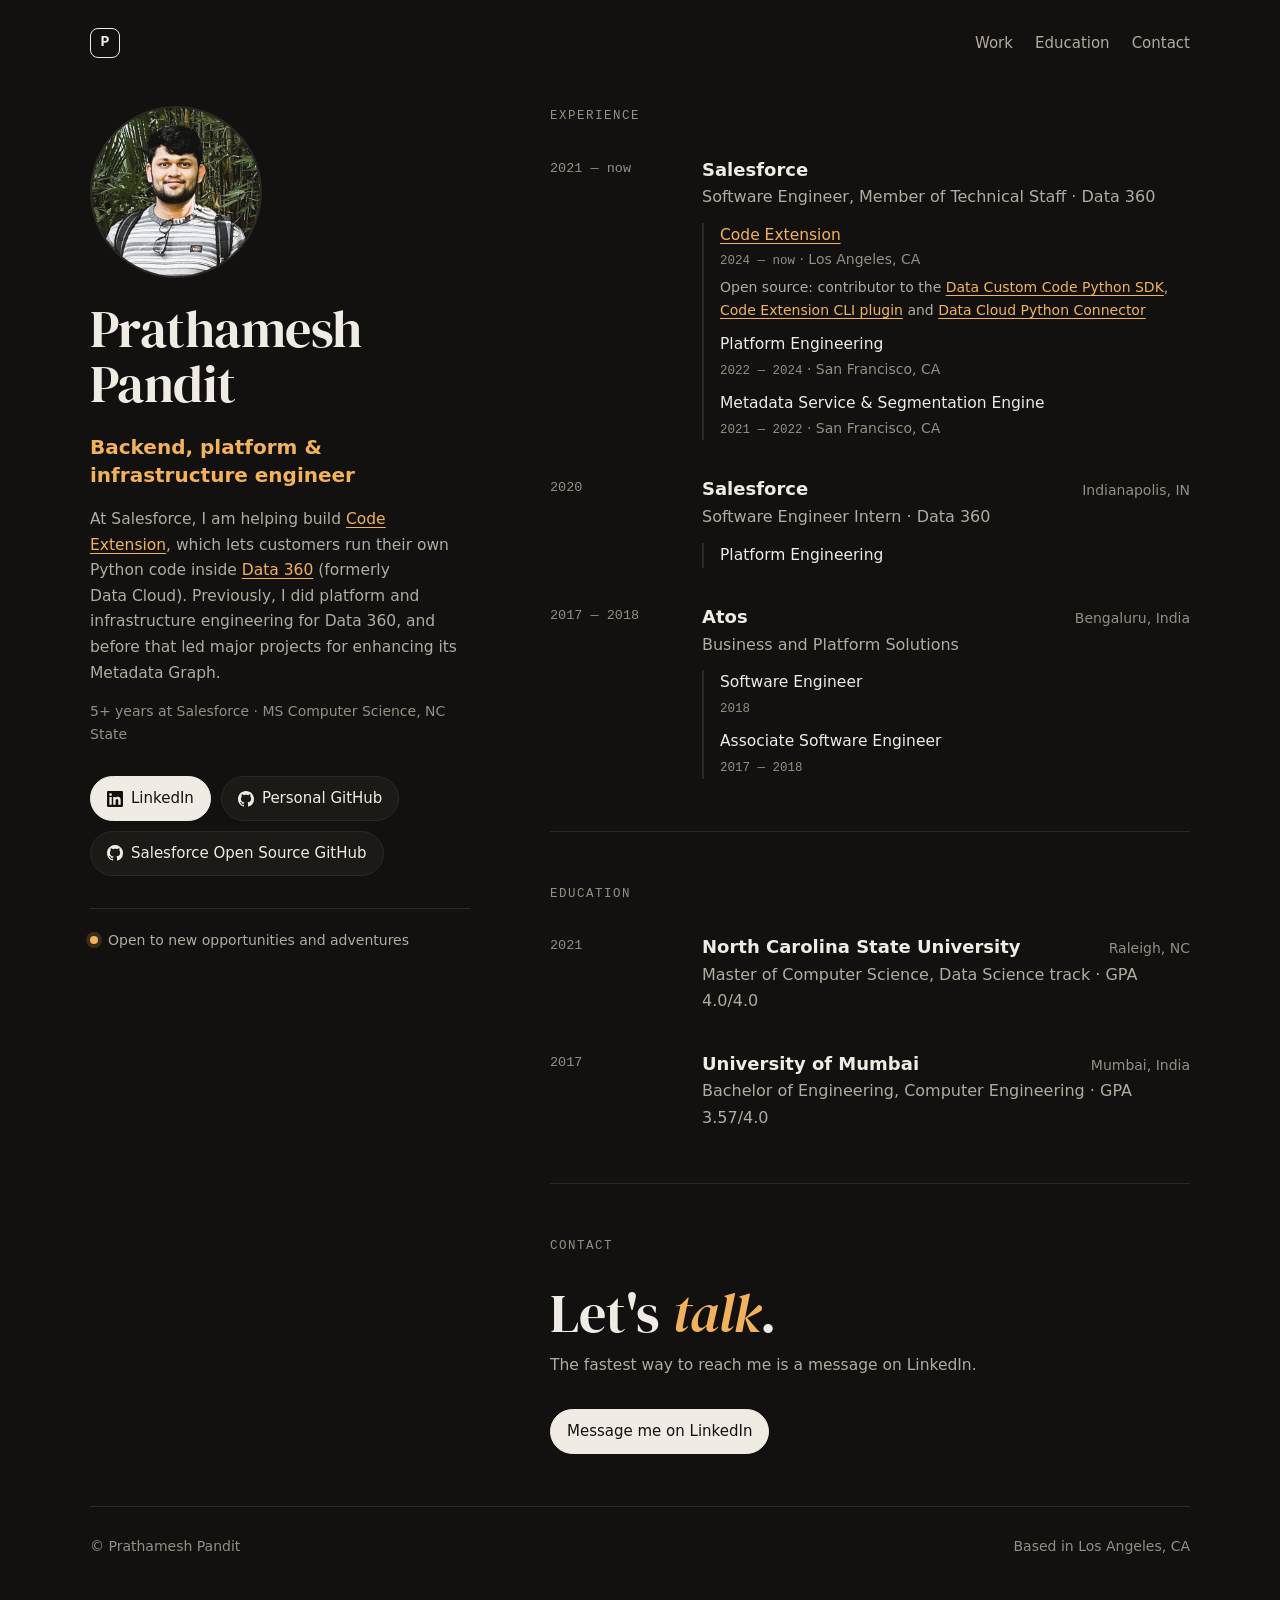
<file: index.html>
<!doctype html>
<html lang="en">
<head>
  <meta charset="utf-8">
  <meta name="viewport" content="width=device-width, initial-scale=1">
  <title>Prathamesh Pandit — Backend, Platform &amp; Infrastructure Engineer</title>
  <meta name="description" content="Prathamesh Pandit is a backend, platform and infrastructure engineer at Salesforce, working on Data 360 (formerly Data Cloud).">
  <link rel="canonical" href="https://xprathamesh.github.io/">

  <meta property="og:type" content="profile">
  <meta property="og:url" content="https://xprathamesh.github.io/">
  <meta property="og:title" content="Prathamesh Pandit — Backend, Platform &amp; Infrastructure Engineer">
  <meta property="og:description" content="Backend, platform and infrastructure engineer at Salesforce, working on Data 360 (formerly Data Cloud).">
  <meta property="og:image" content="https://xprathamesh.github.io/images/avatar.jpg">
  <meta property="og:image:alt" content="Prathamesh Pandit">
  <meta name="twitter:card" content="summary">

  <meta name="theme-color" content="#121110">
  <link rel="icon" href="favicon.svg" type="image/svg+xml">
  <link rel="preconnect" href="https://fonts.googleapis.com">
  <link rel="preconnect" href="https://fonts.gstatic.com" crossorigin>
  <link rel="stylesheet" href="https://fonts.googleapis.com/css2?family=DM+Serif+Display:ital@0;1&display=swap">
  <link rel="stylesheet" href="style.css">

  <script type="application/ld+json">
  {
    "@context": "https://schema.org",
    "@type": "Person",
    "name": "Prathamesh Pandit",
    "url": "https://xprathamesh.github.io/",
    "jobTitle": "Software Engineer",
    "worksFor": {
      "@type": "Organization",
      "name": "Salesforce",
      "url": "https://www.salesforce.com/"
    },
    "alumniOf": {
      "@type": "CollegeOrUniversity",
      "name": "North Carolina State University",
      "url": "https://www.ncsu.edu/"
    },
    "sameAs": [
      "https://www.linkedin.com/in/prathameshpandit/",
      "https://github.com/xprathamesh"
    ]
  }
  </script>
</head>
<body>
  <a class="skip" href="#work">Skip to content</a>

  <div class="wrap">

    <header class="site-header">
      <a class="mark" href="#top" aria-label="Home">P</a>
      <nav aria-label="Sections">
        <a href="#work">Work</a>
        <a href="#education">Education</a>
        <!-- Uncomment when the "Beyond work" section below is enabled -->
        <!-- <a href="#beyond">Beyond work</a> -->
        <a href="#contact">Contact</a>
      </nav>
    </header>

    <main id="top">

      <!-- ================= HERO ================= -->
      <div class="hero">
        <img class="avatar" src="images/avatar.jpg" alt="Prathamesh Pandit" width="172" height="172">

        <h1>Prathamesh Pandit</h1>
        <p class="tagline">
          <strong>Backend, platform &amp; infrastructure engineer</strong>
        </p>
        <p class="lead">
          At Salesforce, I am helping build <a href="https://developer.salesforce.com/docs/data/data-cloud-code-ext/guide/use-custom-code.html">Code Extension</a>, which lets customers run their own Python code inside <a href="https://www.salesforce.com/data/">Data&nbsp;360</a> (formerly Data&nbsp;Cloud).
          Previously, I did platform and infrastructure engineering for Data 360, and before that led major projects for enhancing its Metadata Graph.
        </p>
        <p class="cred">5+ years at Salesforce · MS Computer Science, NC State</p>

        <div class="links">
          <a class="btn primary" href="https://www.linkedin.com/in/prathameshpandit/" rel="me">
            <svg viewBox="0 0 24 24" fill="currentColor" aria-hidden="true"><path d="M20.45 20.45h-3.56v-5.57c0-1.33-.02-3.04-1.85-3.04-1.85 0-2.14 1.45-2.14 2.94v5.67H9.35V9h3.41v1.56h.05c.48-.9 1.64-1.85 3.37-1.85 3.6 0 4.27 2.37 4.27 5.46v6.28zM5.34 7.43a2.06 2.06 0 1 1 0-4.13 2.06 2.06 0 0 1 0 4.13zM7.12 20.45H3.56V9h3.56v11.45zM22.23 0H1.77C.79 0 0 .77 0 1.73v20.54C0 23.23.79 24 1.77 24h20.45c.98 0 1.78-.77 1.78-1.73V1.73C24 .77 23.2 0 22.22 0z"/></svg>
            LinkedIn
          </a>
          <a class="btn" href="https://github.com/xprathamesh" rel="me">
            <svg viewBox="0 0 16 16" fill="currentColor" aria-hidden="true"><path d="M8 0C3.58 0 0 3.58 0 8c0 3.54 2.29 6.53 5.47 7.59.4.07.55-.17.55-.38 0-.19-.01-.82-.01-1.49-2.01.37-2.53-.49-2.69-.94-.09-.23-.48-.94-.82-1.13-.28-.15-.68-.52-.01-.53.63-.01 1.08.58 1.23.82.72 1.21 1.87.87 2.33.66.07-.52.28-.87.51-1.07-1.78-.2-3.64-.89-3.64-3.95 0-.87.31-1.59.82-2.15-.08-.2-.36-1.02.08-2.12 0 0 .67-.21 2.2.82.64-.18 1.32-.27 2-.27.68 0 1.36.09 2 .27 1.53-1.04 2.2-.82 2.2-.82.44 1.1.16 1.92.08 2.12.51.56.82 1.27.82 2.15 0 3.07-1.87 3.75-3.65 3.95.29.25.54.73.54 1.48 0 1.07-.01 1.93-.01 2.2 0 .21.15.46.55.38A8.01 8.01 0 0 0 16 8c0-4.42-3.58-8-8-8z"/></svg>
            Personal GitHub
          </a>
          <a class="btn" href="https://github.com/ppandit-sfdc">
            <svg viewBox="0 0 16 16" fill="currentColor" aria-hidden="true"><path d="M8 0C3.58 0 0 3.58 0 8c0 3.54 2.29 6.53 5.47 7.59.4.07.55-.17.55-.38 0-.19-.01-.82-.01-1.49-2.01.37-2.53-.49-2.69-.94-.09-.23-.48-.94-.82-1.13-.28-.15-.68-.52-.01-.53.63-.01 1.08.58 1.23.82.72 1.21 1.87.87 2.33.66.07-.52.28-.87.51-1.07-1.78-.2-3.64-.89-3.64-3.95 0-.87.31-1.59.82-2.15-.08-.2-.36-1.02.08-2.12 0 0 .67-.21 2.2.82.64-.18 1.32-.27 2-.27.68 0 1.36.09 2 .27 1.53-1.04 2.2-.82 2.2-.82.44 1.1.16 1.92.08 2.12.51.56.82 1.27.82 2.15 0 3.07-1.87 3.75-3.65 3.95.29.25.54.73.54 1.48 0 1.07-.01 1.93-.01 2.2 0 .21.15.46.55.38A8.01 8.01 0 0 0 16 8c0-4.42-3.58-8-8-8z"/></svg>
            Salesforce Open Source GitHub
          </a>
          <!-- Resume: add resume.pdf to the repo root and uncomment -->
          <!-- <a class="btn" href="resume.pdf">Resume</a> -->
        </div>

        <!-- Status line: edit the text, or delete the line to hide it -->
        <p class="status">Open to new opportunities and adventures</p>
      </div>

      <!-- ================= EXPERIENCE ================= -->
      <section id="work" aria-labelledby="h-work">
        <h2 class="label" id="h-work">Experience</h2>

        <div class="item">
          <div class="when">2021 — now</div>
          <div>
            <div class="head"><h3>Salesforce</h3></div>
            <p class="role">Software Engineer, Member of Technical Staff · Data 360</p>
            <ul class="teams">
              <li>
                <span><a href="https://developer.salesforce.com/docs/data/data-cloud-code-ext/guide/use-custom-code.html">Code Extension</a></span>
                <span class="meta"><span class="yrs">2024 — now</span> · Los Angeles, CA</span>
                <span class="oss">Open source: contributor to the <a href="https://github.com/forcedotcom/datacloud-customcode-python-sdk">Data Custom Code Python SDK</a>, <a href="https://github.com/salesforcecli/plugin-data-code-extension">Code Extension CLI plugin</a> and <a href="https://github.com/forcedotcom/salesforce-cdp-connector">Data Cloud Python Connector</a></span>
              </li>
              <li>
                <span>Platform Engineering</span>
                <span class="meta"><span class="yrs">2022 — 2024</span> · San Francisco, CA</span>
              </li>
              <li>
                <span>Metadata Service &amp; Segmentation Engine</span>
                <span class="meta"><span class="yrs">2021 — 2022</span> · San Francisco, CA</span>
              </li>
            </ul>
          </div>
        </div>

        <div class="item">
          <div class="when">2020</div>
          <div>
            <div class="head"><h3>Salesforce</h3><span class="loc">Indianapolis, IN</span></div>
            <p class="role">Software Engineer Intern · Data 360</p>
            <ul class="teams">
              <li><span>Platform Engineering</span></li>
            </ul>
          </div>
        </div>

        <div class="item">
          <div class="when">2017 — 2018</div>
          <div>
            <div class="head"><h3>Atos</h3><span class="loc">Bengaluru, India</span></div>
            <p class="role">Business and Platform Solutions</p>
            <ul class="teams">
              <li>
                <span>Software Engineer</span>
                <span class="meta"><span class="yrs">2018</span></span>
              </li>
              <li>
                <span>Associate Software Engineer</span>
                <span class="meta"><span class="yrs">2017 — 2018</span></span>
              </li>
            </ul>
          </div>
        </div>
      </section>

      <!-- ================= EDUCATION ================= -->
      <section id="education" aria-labelledby="h-edu">
        <h2 class="label" id="h-edu">Education</h2>

        <div class="item">
          <div class="when">2021</div>
          <div>
            <div class="head"><h3>North Carolina State University</h3><span class="loc">Raleigh, NC</span></div>
            <p class="role">Master of Computer Science, Data Science track · GPA 4.0/4.0</p>
          </div>
        </div>

        <div class="item">
          <div class="when">2017</div>
          <div>
            <div class="head"><h3>University of Mumbai</h3><span class="loc">Mumbai, India</span></div>
            <p class="role">Bachelor of Engineering, Computer Engineering · GPA 3.57/4.0</p>
          </div>
        </div>
      </section>

      <!-- ================= BEYOND WORK (hidden for now) =================
           To enable: uncomment this section and the matching nav link above.
           Each card can link to a section on this page or to its own page
           (e.g. investing/index.html). See README.md.

      <section id="beyond" aria-labelledby="h-beyond">
        <h2 class="label" id="h-beyond">Beyond work</h2>
        <div class="cards">
          <a class="card" href="investing/">
            <span class="kicker">Investing</span>
            <h3>Title</h3>
            <p>One or two sentences.</p>
          </a>
          <a class="card" href="#">
            <span class="kicker">Topic</span>
            <h3>Title</h3>
            <p>One or two sentences.</p>
          </a>
        </div>
      </section>
      ================================================================== -->

      <!-- ================= CONTACT ================= -->
      <section id="contact" aria-labelledby="h-contact">
        <h2 class="label" id="h-contact">Contact</h2>
        <p class="big">Let's <em>talk</em>.</p>
        <p class="lead">The fastest way to reach me is a message on LinkedIn.</p>
        <div class="links">
          <a class="btn primary" href="https://www.linkedin.com/in/prathameshpandit/">Message me on LinkedIn</a>
        </div>
      </section>

    </main>

    <footer class="site-footer">
      <span>© Prathamesh Pandit</span>
      <span>Based in Los Angeles, CA</span>
    </footer>

  </div>
</body>
</html>
</file>
<file: style.css>
/* ==========================================================================
   xprathamesh.github.io — one stylesheet, no build step.
   Dark theme. All colors are the tokens below; change them to re-theme.
   ========================================================================== */

:root {
  --bg: #121110;
  --surface: #1b1a17;
  --ink: #f0ebe3;
  --muted: #b3ab9f;
  --faint: #968e82;
  --line: #2c2925;
  --accent: #f2b25c;
  --accent-soft: #3a2b16;

  --serif: "DM Serif Display", Georgia, "Times New Roman", serif;
  --sans: system-ui, -apple-system, "Segoe UI", Roboto, "Helvetica Neue", Arial, sans-serif;
  --mono: ui-monospace, "SF Mono", "Cascadia Mono", Menlo, Consolas, monospace;

  --radius: 14px;
  color-scheme: dark;
}

/* ---------- Base ---------- */

*, *::before, *::after { box-sizing: border-box; }

@media (prefers-reduced-motion: no-preference) {
  html { scroll-behavior: smooth; }
}

body {
  margin: 0;
  background: var(--bg);
  color: var(--ink);
  font: 17px/1.65 var(--sans);
  -webkit-font-smoothing: antialiased;
  text-rendering: optimizeLegibility;
}

a { color: var(--accent); text-underline-offset: 3px; text-decoration-thickness: 1px; }
a:hover { text-decoration-thickness: 2px; }
a:focus-visible, .btn:focus-visible {
  outline: 2px solid var(--accent);
  outline-offset: 3px;
  border-radius: 6px;
}

img { max-width: 100%; display: block; }

.wrap {
  max-width: 720px;
  margin: 0 auto;
  padding: 0 20px;
}

.skip {
  position: absolute;
  left: -999px;
}
.skip:focus { left: 20px; top: 12px; background: var(--surface); padding: 8px 12px; }

/* ---------- Header ---------- */

.site-header {
  display: flex;
  align-items: center;
  justify-content: space-between;
  padding: 28px 0;
}

.mark {
  display: inline-grid;
  place-items: center;
  width: 30px;
  height: 30px;
  font-family: var(--mono);
  font-weight: 700;
  font-size: 15px;
  color: var(--ink);
  text-decoration: none;
  border: 1.5px solid var(--ink);
  border-radius: 8px;
}

.site-header nav { display: flex; gap: 22px; }
.site-header nav a {
  color: var(--muted);
  text-decoration: none;
  font-size: 15px;
}
.site-header nav a:hover { color: var(--ink); }

/* ---------- Hero ---------- */

.hero { padding: 48px 0 56px; }

.avatar {
  width: 172px;
  height: 172px;
  border-radius: 50%;
  object-fit: cover;
  border: 2px solid var(--line);
  margin-bottom: 24px;
}

h1 {
  font-family: var(--serif);
  font-weight: 400;
  font-size: clamp(42px, 8.5vw, 64px);
  line-height: 1.05;
  letter-spacing: -0.01em;
  margin: 0 0 22px;
}

.tagline {
  font-size: clamp(20px, 3.4vw, 25px);
  line-height: 1.4;
  margin: 0 0 18px;
  max-width: 34ch;
}
.tagline strong { font-weight: 600; color: var(--accent); }

.lead { color: var(--muted); margin: 0; max-width: 60ch; }
.cred { font-size: 14px; color: var(--faint); margin: 14px 0 0; }

.status {
  display: flex;
  align-items: center;
  gap: 10px;
  font-size: 14px;
  color: var(--muted);
  margin: 32px 0 0;
  padding-top: 20px;
  border-top: 1px solid var(--line);
}
.status::before {
  content: "";
  width: 8px;
  height: 8px;
  border-radius: 50%;
  background: var(--accent);
  box-shadow: 0 0 0 4px var(--accent-soft);
}

.links {
  display: flex;
  flex-wrap: wrap;
  gap: 10px;
  margin-top: 30px;
}

.btn {
  display: inline-flex;
  align-items: center;
  gap: 8px;
  padding: 9px 16px;
  border-radius: 999px;
  border: 1px solid var(--line);
  background: var(--surface);
  color: var(--ink);
  font-size: 15px;
  font-weight: 500;
  text-decoration: none;
  transition: border-color 0.15s ease;
}
.btn:hover { border-color: var(--ink); }
.btn.primary { background: var(--ink); border-color: var(--ink); color: var(--bg); }
.btn.primary:hover { opacity: 0.88; }
.btn svg { width: 16px; height: 16px; flex: none; }

/* ---------- Sections ---------- */

section {
  padding: 52px 0;
  border-top: 1px solid var(--line);
  scroll-margin-top: 16px;
}

.label {
  font-family: var(--mono);
  font-size: 12.5px;
  font-weight: 500;
  letter-spacing: 0.12em;
  text-transform: uppercase;
  color: var(--faint);
  margin: 0 0 28px;
}

/* Highlight cards */

.cards {
  display: grid;
  grid-template-columns: repeat(2, 1fr);
  gap: 14px;
}

.card {
  background: var(--surface);
  border: 1px solid var(--line);
  border-radius: var(--radius);
  padding: 20px 20px 22px;
  color: inherit;
  text-decoration: none;
}
a.card:hover { border-color: var(--ink); }

.kicker {
  display: block;
  font-family: var(--mono);
  font-size: 12px;
  letter-spacing: 0.06em;
  text-transform: uppercase;
  color: var(--accent);
  margin-bottom: 10px;
}
.card h3 { font-size: 17px; margin: 0 0 6px; }
.card p { margin: 0; font-size: 15.5px; line-height: 1.55; }

/* Experience timeline */

.item {
  display: grid;
  grid-template-columns: 128px 1fr;
  gap: 4px 24px;
  padding-bottom: 34px;
}
.item:last-child { padding-bottom: 0; }

.when {
  font-family: var(--mono);
  font-size: 13.5px;
  color: var(--faint);
  padding-top: 3px;
}

.head {
  display: flex;
  flex-wrap: wrap;
  justify-content: space-between;
  align-items: baseline;
  gap: 0 16px;
}
.item h3 { font-size: 18px; font-weight: 600; margin: 0; }
.loc { font-size: 14px; color: var(--faint); }
.role { color: var(--muted); margin: 0; font-size: 16px; }

/* Teams within a role */
.teams {
  list-style: none;
  margin: 12px 0 0;
  padding-left: 16px;
  border-left: 2px solid var(--line);
  font-size: 15.5px;
}
.teams li + li { margin-top: 10px; }
.teams .meta { display: block; font-size: 14px; color: var(--faint); }
.teams .yrs { font-family: var(--mono); font-size: 12.5px; }
.teams .oss { display: block; margin-top: 4px; font-size: 14px; color: var(--muted); }

/* Contact */

.big {
  font-family: var(--serif);
  font-weight: 400;
  font-size: clamp(38px, 7vw, 54px);
  line-height: 1.05;
  margin: 0 0 12px;
}
.big em { color: var(--accent); }

/* ---------- Footer ---------- */

.site-footer {
  display: flex;
  flex-wrap: wrap;
  justify-content: space-between;
  gap: 8px 24px;
  padding: 28px 0 48px;
  border-top: 1px solid var(--line);
  font-size: 14px;
  color: var(--faint);
}

/* ---------- Wide screens: split layout ----------
   Name, headline and links sit in a left column; sections scroll on the right. */

@media (min-width: 1000px) {
  .wrap { max-width: 1140px; }
  main {
    display: grid;
    grid-template-columns: 380px 1fr;
    column-gap: 80px;
  }
  .hero {
    grid-column: 1;
    grid-row: 1 / span 10;
    align-self: start;
    padding: 20px 0 0;
  }
  main > section { grid-column: 2; }
  main > section:first-of-type { border-top: none; padding-top: 20px; }
  h1 { font-size: 52px; }
  .tagline { font-size: 20px; }
  .lead { font-size: 15.5px; }
}

/* Pin the left column only when the window is tall enough to show all of it. */
@media (min-width: 1000px) and (min-height: 880px) {
  .hero { position: sticky; top: 32px; }
}

/* ---------- Small screens ---------- */

@media (max-width: 600px) {
  body { font-size: 16px; }
  .site-header nav { gap: 16px; }
  .hero { padding: 24px 0 44px; }
  .avatar { width: 144px; height: 144px; }
  .cards { grid-template-columns: 1fr; }
  .item { grid-template-columns: 1fr; }
  section { padding: 44px 0; }
}
</file>
